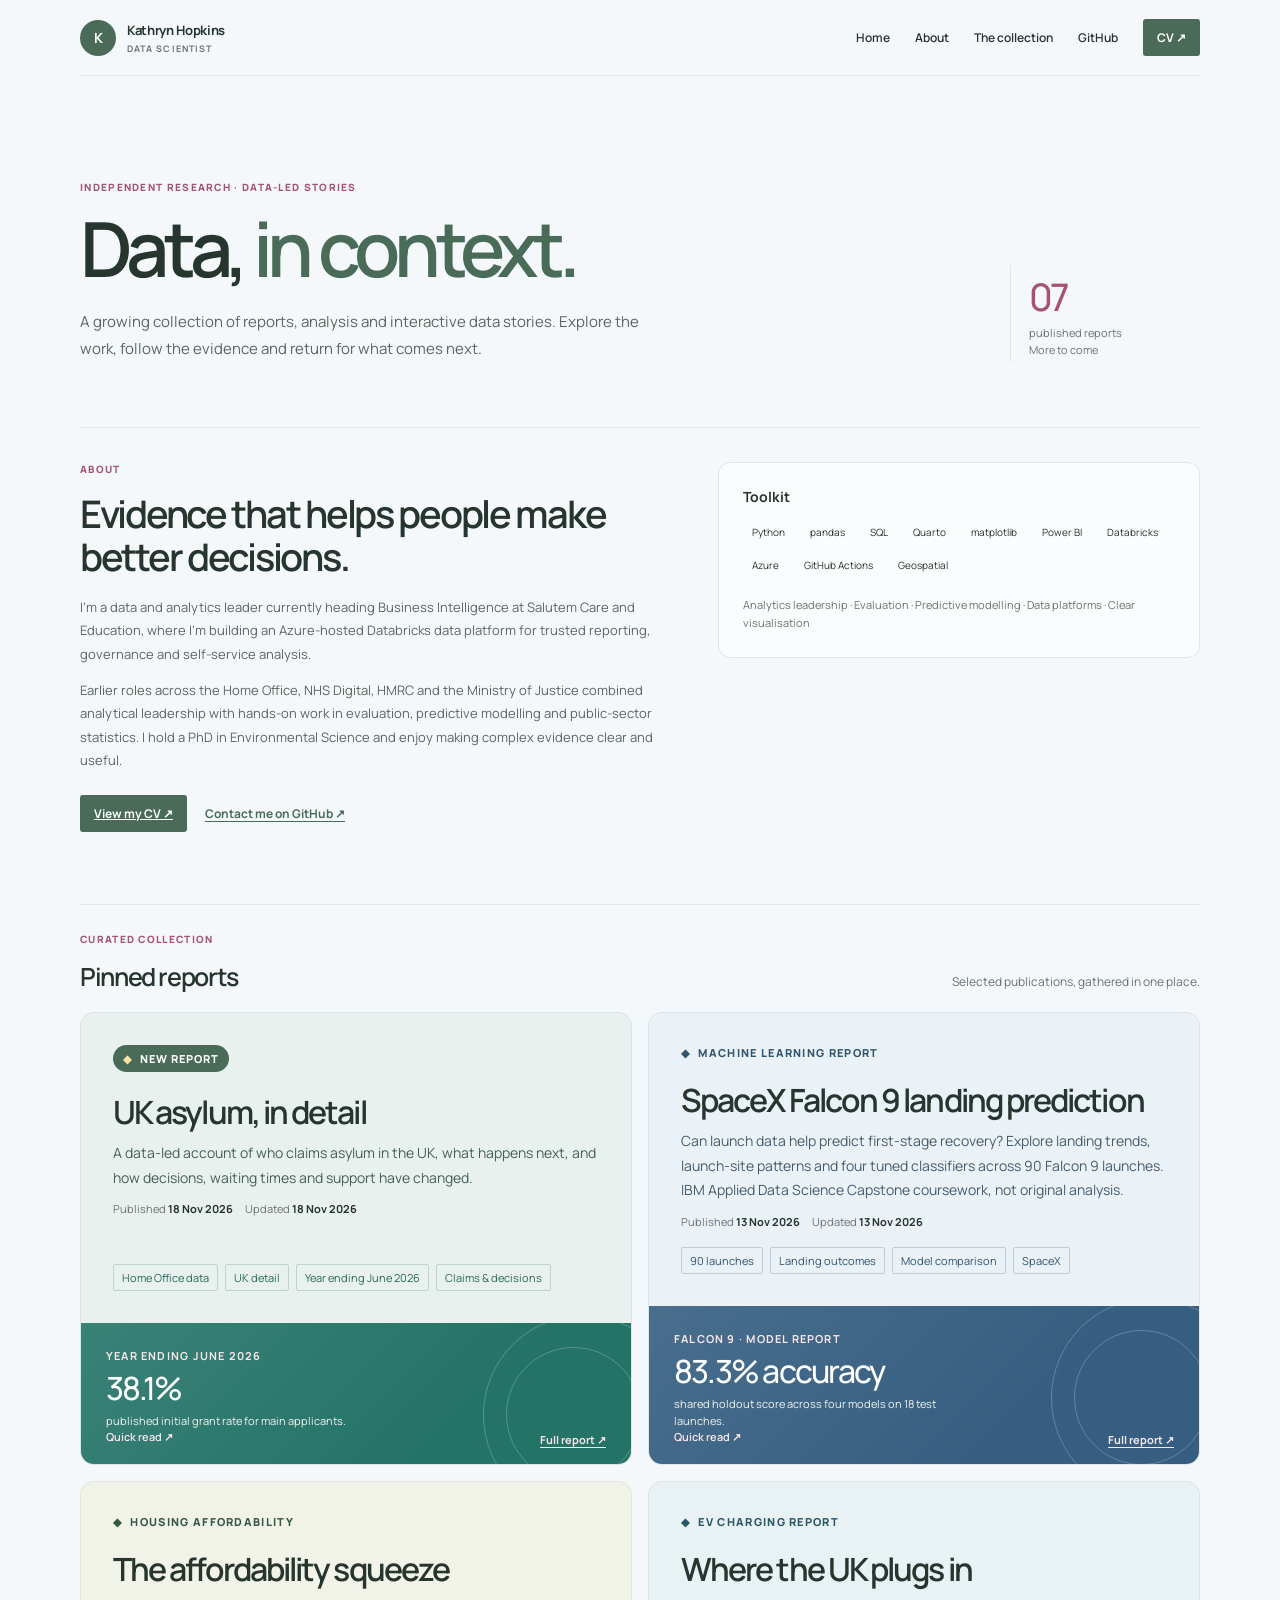
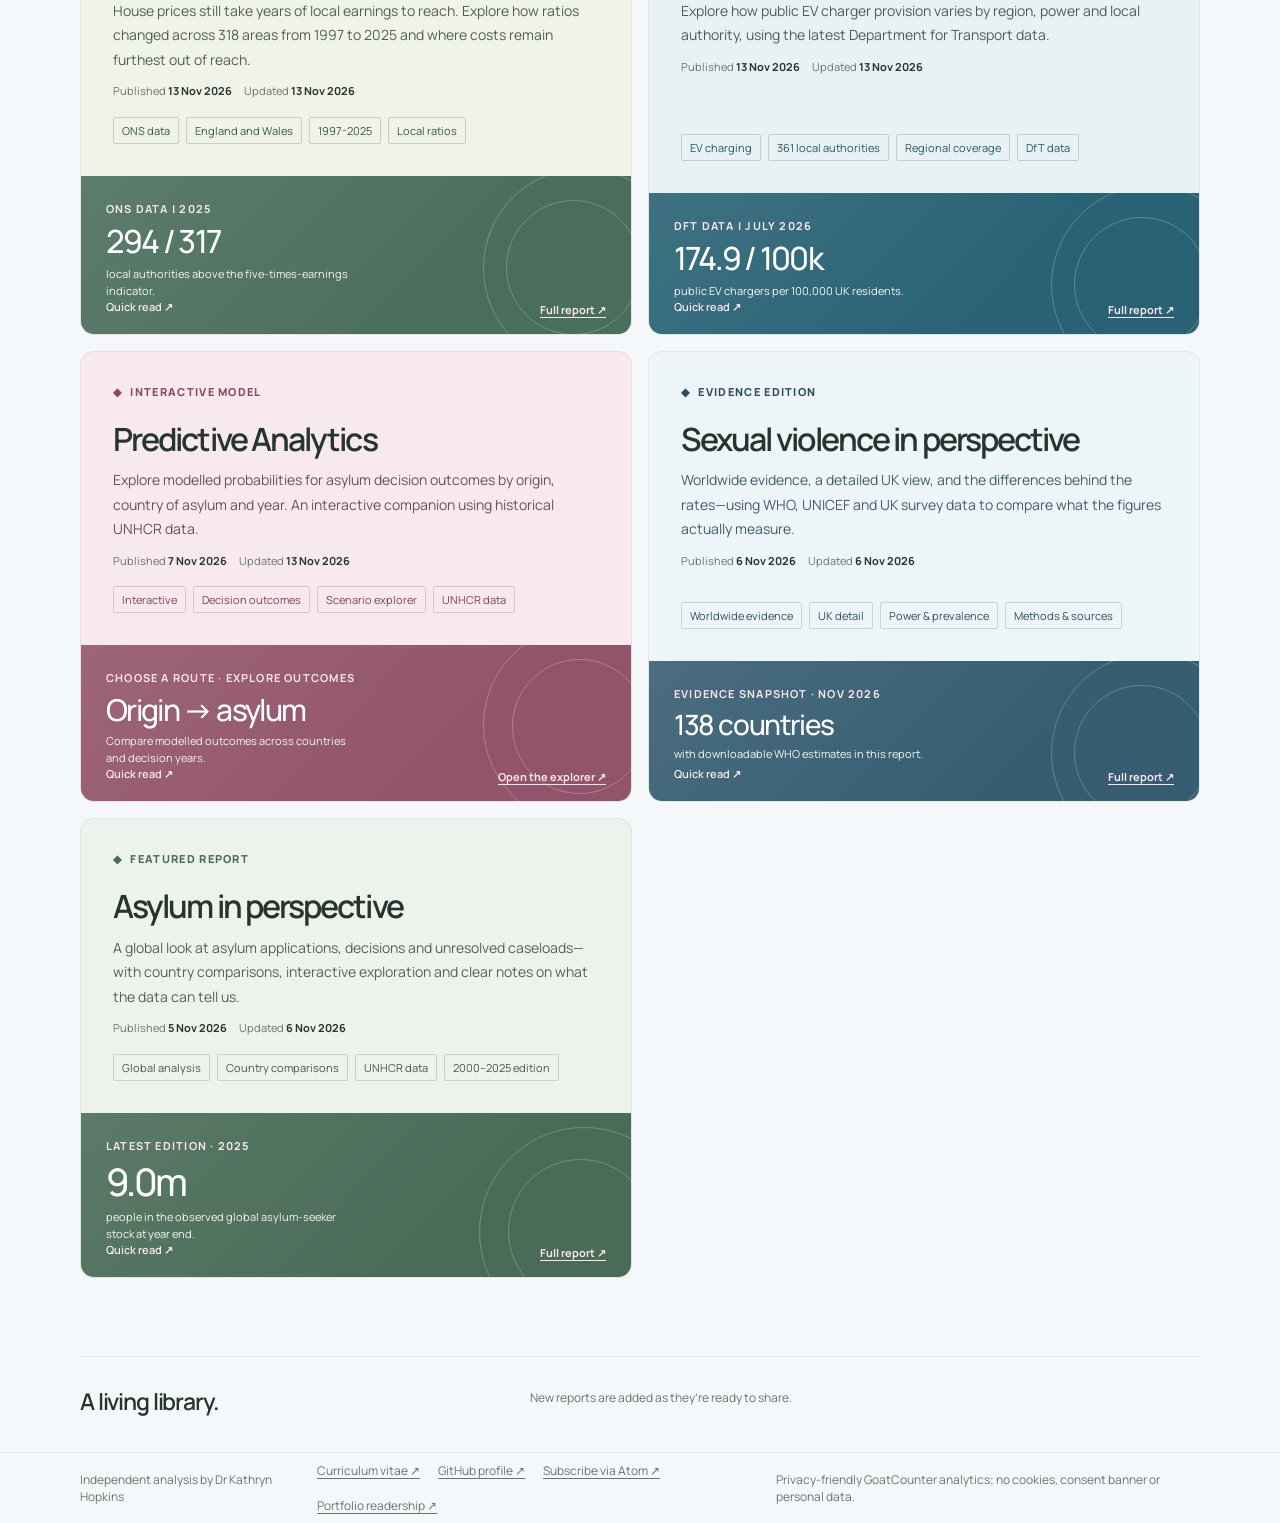
<file: index.html>
<!doctype html>
<html lang="en-GB">
<head>
  <meta charset="utf-8">
  <meta name="viewport" content="width=device-width, initial-scale=1">
  <meta name="theme-color" media="(prefers-color-scheme: light)" content="#f4f8fb">
  <meta name="theme-color" media="(prefers-color-scheme: dark)" content="#11181c">
  <meta name="description" content="Data science, independent research and data-led stories by Kathryn Hopkins.">
  <link rel="canonical" href="https://aloysius109.github.io/">
  <meta property="og:type" content="website">
  <meta property="og:site_name" content="Kathryn Hopkins — Data, in context">
  <meta property="og:title" content="Kathryn Hopkins — Data Scientist">
  <meta property="og:description" content="Data science, independent research and data-led stories by Kathryn Hopkins.">
  <meta property="og:url" content="https://aloysius109.github.io/">
  <meta property="og:image" content="https://aloysius109.github.io/assets/og/portfolio.png">
  <meta property="og:image:alt" content="Kathryn Hopkins — Data, in context. Data science, independent research and data-led stories.">
  <meta property="og:image:width" content="1200">
  <meta property="og:image:height" content="630">
  <meta name="twitter:card" content="summary_large_image">
  <meta name="twitter:title" content="Kathryn Hopkins — Data Scientist">
  <meta name="twitter:description" content="Data science, independent research and data-led stories by Kathryn Hopkins.">
  <meta name="twitter:image" content="https://aloysius109.github.io/assets/og/portfolio.png">
  <meta name="twitter:image:alt" content="Kathryn Hopkins — Data, in context. Data science, independent research and data-led stories.">
  <link rel="alternate" type="application/atom+xml" title="Kathryn Hopkins — Data, in context" href="https://aloysius109.github.io/feed.xml">
  <link rel="icon" type="image/svg+xml" href="https://aloysius109.github.io/favicon.svg">
  <link rel="icon" href="https://aloysius109.github.io/favicon.ico" sizes="any">
  <link rel="apple-touch-icon" href="https://aloysius109.github.io/apple-touch-icon.png">
  <title>Kathryn Hopkins — Data Scientist</title>
  <link rel="preconnect" href="https://fonts.googleapis.com">
  <link rel="preconnect" href="https://fonts.gstatic.com" crossorigin>
  <link href="https://fonts.googleapis.com/css2?family=Manrope:wght@400;500;600;700;800&display=swap" rel="stylesheet">
  <style>
    :root {
      color-scheme: light dark;
      --paper: #f4f8fb;
      --surface: #ffffff;
      --ink: #26352e;
      --muted: #68756e;
      --green: #496b58;
      --deep-green: #365644;
      --pink: #a65370;
      --pale-pink: #f8e9ed;
      --pale-green: #edf2ec;
      --line: #dce6eb;
      --white: #ffffff;
      --body-copy: #59675f;
      --card-copy-default: #526258;
      --tag-ink: #40594a;
      --tag-border-default: rgba(54, 86, 68, .2);
      --card-border: rgba(54, 86, 68, .07);
      --card-shadow: rgba(41, 58, 50, .09);
      --art-default: #496b58;
      --art-label: #f8e6eb;
      --art-copy: #f3f5f0;
      --art-ring: rgba(255, 248, 246, .23);
      --art-glow: rgba(255, 255, 255, .1);
      --panel-bg: rgba(255, 255, 255, .62);
      --highlight: #ffe3a4;
      --button-bg: #496b58;
      --button-hover: #365644;
      --button-text: #ffffff;
      --sans: "Manrope", "Avenir Next", Avenir, "Segoe UI", sans-serif;
      --predictive-bg: #f8e9ed;
      --predictive-art: #92546a;
      --predictive-accent: #8d4661;
      --predictive-copy: #66525a;
      --predictive-tag: #774258;
      --predictive-tag-border: rgba(141, 70, 97, .24);
      --predictive-ring: rgba(255, 241, 245, .26);
      --sexual-violence-bg: #edf5f8;
      --sexual-violence-art: #365d71;
      --sexual-violence-accent: #2f4d5c;
      --sexual-violence-copy: #415d6a;
      --sexual-violence-tag: #2f4d5c;
      --sexual-violence-tag-border: rgba(47, 77, 92, .2);
      --sexual-violence-ring: rgba(231, 240, 245, .25);
      --spacex-bg: #eaf1f7;
      --spacex-art: #355e80;
      --spacex-accent: #31556f;
      --spacex-copy: #465c6d;
      --spacex-tag: #31556f;
      --spacex-tag-border: rgba(49, 85, 111, .22);
      --spacex-ring: rgba(235, 244, 250, .25);
      --affordability-bg: #f1f2e8;
      --affordability-art: #4a6e5d;
      --affordability-accent: #345844;
      --affordability-copy: #4c6155;
      --affordability-tag: #345844;
      --affordability-tag-border: rgba(52, 88, 68, .22);
      --affordability-ring: rgba(235, 244, 235, .25);
      --ev-chargers-bg: #e8f1f3;
      --ev-chargers-art: #286274;
      --ev-chargers-accent: #285766;
      --ev-chargers-copy: #455e63;
      --ev-chargers-tag: #285766;
      --ev-chargers-tag-border: rgba(40, 87, 102, .22);
      --ev-chargers-ring: rgba(235, 246, 248, .25);
      --uk-asylum-bg: #e8f1ee;
      --uk-asylum-art: #247367;
      --uk-asylum-accent: #28685b;
      --uk-asylum-copy: #455f59;
      --uk-asylum-tag: #28685b;
      --uk-asylum-tag-border: rgba(40, 104, 91, .22);
      --uk-asylum-ring: rgba(235, 246, 241, .25);
    }

    *, *::before, *::after { box-sizing: border-box; }
    html { scroll-behavior: smooth; }
    body { margin: 0; background: var(--paper); color: var(--ink); font-family: var(--sans); -webkit-font-smoothing: antialiased; }
    a { color: inherit; }
    a:focus-visible { outline: 3px solid var(--pink); outline-offset: 4px; }
    .shell { width: min(1120px, calc(100% - 48px)); margin-inline: auto; }

    .site-header { min-height: 76px; display: flex; align-items: center; justify-content: space-between; gap: 24px; border-bottom: 1px solid var(--line); }
    .identity { display: inline-flex; align-items: center; gap: 11px; text-decoration: none; }
    .monogram { display: grid; place-items: center; width: 36px; height: 36px; border-radius: 50%; background: var(--button-bg); color: var(--button-text); font-size: 14px; font-weight: 700; }
    .identity-name { font-size: 13px; font-weight: 700; letter-spacing: -.025em; }
    .identity-name small { display: block; margin-top: 3px; color: var(--muted); font-size: 9px; font-weight: 700; letter-spacing: .12em; text-transform: uppercase; }
    .header-nav { display: flex; align-items: center; gap: 25px; font-size: 12px; font-weight: 600; }
    .header-nav a { text-decoration: none; }
    .header-nav a:not(.nav-button):hover { color: var(--pink); }
    .nav-button { padding: 10px 14px; border-radius: 3px; background: var(--button-bg); color: var(--button-text); font-weight: 700; transition: background .2s ease; }
    .nav-button:hover { background: var(--button-hover); }

    .hero { display: grid; grid-template-columns: minmax(0, 1fr) 190px; align-items: end; gap: 50px; padding-block: clamp(68px, 9vw, 104px) 65px; }
    .eyebrow, .section-kicker { margin: 0 0 16px; color: var(--pink); font-size: 10px; font-weight: 800; letter-spacing: .13em; text-transform: uppercase; }
    h1, h2, h3, p { margin-top: 0; }
    h1 { max-width: 760px; margin-bottom: 20px; font-size: clamp(48px, 7vw, 76px); font-weight: 600; line-height: 1.02; letter-spacing: -.075em; }
    h1 em { color: var(--green); font-style: normal; }
    .hero-copy { max-width: 590px; margin: 0; color: var(--body-copy); font-size: 15px; line-height: 1.8; }
    .collection-count { padding: 12px 0 3px 18px; border-left: 1px solid var(--line); }
    .count-number { display: block; color: var(--pink); font-size: 38px; font-weight: 500; line-height: 1; letter-spacing: -.07em; }
    .count-caption { display: block; margin-top: 9px; color: var(--muted); font-size: 11px; line-height: 1.55; }

    .library { padding-block: 27px 78px; border-top: 1px solid var(--line); }
    .library-heading { display: flex; align-items: end; justify-content: space-between; gap: 24px; margin-bottom: 20px; }
    .library-heading h2 { margin: 0; font-size: 25px; font-weight: 600; line-height: 1.2; letter-spacing: -.055em; }
    .library-heading > p { max-width: 330px; margin: 0; color: var(--muted); font-size: 12px; line-height: 1.6; }
    .report-grid { display: grid; grid-template-columns: repeat(2, minmax(0, 1fr)); gap: 16px; }
    .report-card { --card-bg: var(--pale-green); --card-art: var(--art-default); --card-accent: var(--green); --card-copy: var(--card-copy-default); --card-tag: var(--tag-ink); --card-tag-border: var(--tag-border-default); --card-ring: var(--art-ring); position: relative; display: flex; min-height: 330px; flex-direction: column; overflow: hidden; border: 1px solid var(--card-border); border-radius: 14px; background: var(--card-bg); color: var(--ink); transition: transform .2s ease, box-shadow .2s ease; }
    .report-card:hover { transform: translateY(-2px); box-shadow: 0 12px 24px var(--card-shadow); }
    .card-link { position: absolute; z-index: 1; inset: 0; border-radius: inherit; }
    .report-card:focus-within { outline: 3px solid var(--pink); outline-offset: 3px; }
    .report-main { display: flex; flex: 1; flex-direction: column; align-items: flex-start; padding: clamp(24px, 3vw, 32px); }
    .featured-label { display: inline-flex; align-items: center; gap: 8px; margin-bottom: 22px; color: var(--card-accent); font-size: 11px; font-weight: 800; letter-spacing: .12em; text-transform: uppercase; }
    .report-title { margin: 0 0 11px; font-size: clamp(25px, 3vw, 32px); font-weight: 600; line-height: 1.15; letter-spacing: -.06em; }
    .report-description { max-width: 540px; margin-bottom: 21px; color: var(--card-copy); font-size: 14px; line-height: 1.75; }
    .report-dates { display: flex; flex-wrap: wrap; gap: 4px 12px; margin: -10px 0 17px; color: var(--muted); font-size: 11px; line-height: 1.5; }
    .report-dates time { color: var(--ink); font-weight: 700; }
    .tags { display: flex; flex-wrap: wrap; gap: 7px; margin-top: auto; }
    .tag { padding: 5px 8px; border: 1px solid var(--card-tag-border); border-radius: 2px; color: var(--card-tag); font-size: 11px; }
    .report-art { position: relative; display: flex; flex-direction: column; justify-content: space-between; min-height: 140px; overflow: hidden; padding: 20px 25px; background-color: var(--card-art); background-image: linear-gradient(135deg, var(--art-glow), transparent 70%); isolation: isolate; color: var(--white); }
    .report-art::before, .report-art::after { position: absolute; z-index: -1; content: ""; border: 1px solid var(--card-ring); border-radius: 50%; }
    .report-art::before { width: 210px; height: 210px; top: 14px; right: -58px; }
    .report-art::after { width: 145px; height: 145px; top: 46px; right: -22px; }
    .art-label { color: var(--art-label); font-size: 11px; font-weight: 700; letter-spacing: .11em; text-transform: uppercase; }
    .art-number { margin: 7px 0 0; font-size: 38px; font-weight: 500; line-height: 1.05; letter-spacing: -.07em; }
    .art-caption { max-width: 230px; margin: 6px 0 0; color: var(--art-copy); font-size: 11px; line-height: 1.55; }
    .art-footer { display: flex; align-items: center; justify-content: space-between; gap: 12px; color: var(--art-label); font-size: 11px; font-weight: 600; }
    .card-arrow { display: inline-block; font-size: 18px; transition: transform .2s ease; }
    .report-card:hover .card-arrow { transform: translate(3px, -3px); }
    .full-report-link { position: absolute; z-index: 2; right: 25px; bottom: 17px; color: var(--art-label); font-size: 11px; font-weight: 700; text-underline-offset: 3px; }
    .full-report-link:hover { color: #ffffff; }

    .predictive { --card-bg: var(--predictive-bg); --card-art: var(--predictive-art); --card-accent: var(--predictive-accent); --card-copy: var(--predictive-copy); --card-tag: var(--predictive-tag); --card-tag-border: var(--predictive-tag-border); --card-ring: var(--predictive-ring); }
    .predictive .report-art::before { width: 200px; height: 200px; top: -20px; right: -52px; }
    .predictive .report-art::after { width: 135px; height: 135px; top: 14px; right: -16px; }
    .predictive .art-number { font-size: 30px; letter-spacing: -.055em; }
    .predictive .art-caption { max-width: 260px; }

    .sexual-violence { --card-bg: var(--sexual-violence-bg); --card-art: var(--sexual-violence-art); --card-accent: var(--sexual-violence-accent); --card-copy: var(--sexual-violence-copy); --card-tag: var(--sexual-violence-tag); --card-tag-border: var(--sexual-violence-tag-border); --card-ring: var(--sexual-violence-ring); }
    .sexual-violence .report-art::before { width: 200px; height: 200px; top: -8px; right: -52px; }
    .sexual-violence .report-art::after { width: 135px; height: 135px; top: 24px; right: -10px; }
    .sexual-violence .art-number { font-size: 28px; letter-spacing: -.05em; }
    .sexual-violence .art-caption { max-width: 270px; }

    .spacex { --card-bg: var(--spacex-bg); --card-art: var(--spacex-art); --card-accent: var(--spacex-accent); --card-copy: var(--spacex-copy); --card-tag: var(--spacex-tag); --card-tag-border: var(--spacex-tag-border); --card-ring: var(--spacex-ring); }
    .spacex .report-art::before { width: 200px; height: 200px; top: -8px; right: -52px; }
    .spacex .report-art::after { width: 135px; height: 135px; top: 24px; right: -10px; }
    .spacex .art-number { font-size: 32px; letter-spacing: -.055em; }
    .spacex .art-caption { max-width: 270px; }
    .affordability { --card-bg: var(--affordability-bg); --card-art: var(--affordability-art); --card-accent: var(--affordability-accent); --card-copy: var(--affordability-copy); --card-tag: var(--affordability-tag); --card-tag-border: var(--affordability-tag-border); --card-ring: var(--affordability-ring); }
    .affordability .report-art::before { width: 200px; height: 200px; top: -8px; right: -52px; }
    .affordability .report-art::after { width: 135px; height: 135px; top: 24px; right: -10px; }
    .affordability .art-number { font-size: 32px; letter-spacing: -.055em; }
    .affordability .art-caption { max-width: 270px; }
    .ev-chargers { --card-bg: var(--ev-chargers-bg); --card-art: var(--ev-chargers-art); --card-accent: var(--ev-chargers-accent); --card-copy: var(--ev-chargers-copy); --card-tag: var(--ev-chargers-tag); --card-tag-border: var(--ev-chargers-tag-border); --card-ring: var(--ev-chargers-ring); }
    .ev-chargers .report-art::before { width: 200px; height: 200px; top: -8px; right: -52px; }
    .ev-chargers .report-art::after { width: 135px; height: 135px; top: 24px; right: -10px; }
    .ev-chargers .art-number { font-size: 32px; letter-spacing: -.055em; }
    .ev-chargers .art-caption { max-width: 270px; }
    .uk-asylum { --card-bg: var(--uk-asylum-bg); --card-art: var(--uk-asylum-art); --card-accent: var(--uk-asylum-accent); --card-copy: var(--uk-asylum-copy); --card-tag: var(--uk-asylum-tag); --card-tag-border: var(--uk-asylum-tag-border); --card-ring: var(--uk-asylum-ring); }
    .uk-asylum .report-art::before { width: 200px; height: 200px; top: -8px; right: -52px; }
    .uk-asylum .report-art::after { width: 135px; height: 135px; top: 24px; right: -10px; }
    .uk-asylum .art-number { font-size: 32px; letter-spacing: -.055em; }
    .uk-asylum .art-caption { max-width: 270px; }
    .featured-label.is-new { padding: 6px 10px; border-radius: 999px; background: var(--button-bg); color: var(--button-text); letter-spacing: .09em; }
    .featured-label.is-new [aria-hidden="true"] { color: var(--highlight); }
    .more { display: grid; grid-template-columns: .75fr 1.25fr; gap: 48px; align-items: start; padding-block: 30px 36px; border-top: 1px solid var(--line); }
    .more h2 { margin: 0; font-size: 23px; font-weight: 600; line-height: 1.25; letter-spacing: -.05em; }
    .more p { margin: 0; color: var(--muted); font-size: 12px; line-height: 1.8; }
    .more a { color: var(--pink); font-weight: 700; text-underline-offset: 3px; }
    .about { padding-block: 34px 72px; border-top: 1px solid var(--line); }
    .about-grid { display: grid; grid-template-columns: minmax(0, 1.1fr) minmax(280px, .9fr); gap: 48px; align-items: start; }
    .about h2 { max-width: 560px; margin-bottom: 17px; font-size: clamp(27px, 4vw, 38px); font-weight: 600; line-height: 1.15; letter-spacing: -.06em; }
    .about-copy { max-width: 650px; margin-bottom: 13px; color: var(--body-copy); font-size: 13px; line-height: 1.8; }
    .about-contact { display: flex; flex-wrap: wrap; align-items: center; gap: 18px; margin-top: 22px; font-size: 12px; font-weight: 700; }
    .about-contact a:not(.nav-button) { color: var(--green); text-underline-offset: 3px; }
    .about-side { padding: 24px; border: 1px solid var(--line); border-radius: 12px; background: var(--panel-bg); }
    .about-side h3 { margin-bottom: 13px; font-size: 14px; font-weight: 700; }
    .about-side .tags { margin: 0; }
    .about-side .tag { padding: 6px 9px; font-size: 10px; }
    .about-note { margin: 18px 0 0; color: var(--muted); font-size: 11px; line-height: 1.7; }
    footer { border-top: 1px solid var(--line); }
    .footer-inner { min-height: 70px; display: flex; align-items: center; justify-content: space-between; gap: 20px; color: var(--muted); font-size: 12px; }
    .footer-inner p { margin: 0; }
    .footer-inner a { text-underline-offset: 3px; }
    .footer-links { display: flex; flex-wrap: wrap; gap: 18px; }

    @media (max-width: 760px) {
      .shell { width: min(100% - 36px, 560px); }
      .site-header { min-height: 68px; }
      .header-nav { gap: 13px; }
      .header-nav a:not(.nav-button):not(.nav-home) { display: none; }
      .hero { grid-template-columns: 1fr; gap: 25px; padding-block: 62px 47px; }
      .collection-count { width: fit-content; padding-left: 14px; }
      .count-number { font-size: 32px; }
      .library-heading { display: block; }
      .library-heading > p { margin-top: 9px; }
      .report-grid { grid-template-columns: 1fr; }
      .report-card { min-height: 300px; }
      .report-art { min-height: 150px; }
      .about-grid { grid-template-columns: 1fr; gap: 26px; }
      .more { grid-template-columns: 1fr; gap: 14px; }
      .footer-inner { align-items: flex-start; flex-direction: column; justify-content: center; padding-block: 18px; }
    }
    @media (max-width: 420px) {
      .identity-name { font-size: 12px; }
      h1 { font-size: 46px; }
      .report-main, .report-art { padding: 22px 19px; }
    }
    @media (prefers-reduced-motion: reduce) {
      *, *::before, *::after { scroll-behavior: auto !important; transition-duration: .01ms !important; }
    }
    @media (prefers-color-scheme: dark) {
      :root {
        --paper: #11181c;
        --surface: #1a2529;
        --ink: #e8eef0;
        --muted: #b5c3c2;
        --green: #9ec7aa;
        --deep-green: #b2d8be;
        --pink: #e5a0b7;
        --pale-pink: #32232b;
        --pale-green: #202d28;
        --line: #38474b;
        --white: #ffffff;
        --body-copy: #c4cfcc;
        --card-copy-default: #c1ccc8;
        --tag-ink: #c9d8d1;
        --tag-border-default: rgba(201, 216, 209, .28);
        --card-border: rgba(220, 236, 226, .12);
        --card-shadow: rgba(0, 0, 0, .35);
        --art-default: #365644;
        --art-label: #f1dce4;
        --art-copy: #f2f4f0;
        --art-ring: rgba(231, 240, 235, .24);
        --art-glow: rgba(255, 255, 255, .08);
        --panel-bg: rgba(26, 37, 41, .85);
        --highlight: #ffe3a4;
        --button-bg: #365644;
        --button-hover: #496b58;
        --button-text: #ffffff;
        --sans: "Manrope", "Avenir Next", Avenir, "Segoe UI", sans-serif;
        --predictive-bg: #30202a;
        --predictive-art: #744257;
        --predictive-accent: #f0b4c6;
        --predictive-copy: #e1c4ce;
        --predictive-tag: #f0b4c6;
        --predictive-tag-border: rgba(240, 180, 198, .28);
        --predictive-ring: rgba(255, 228, 237, .25);
        --sexual-violence-bg: #1d2c32;
        --sexual-violence-art: #31586b;
        --sexual-violence-accent: #a9cede;
        --sexual-violence-copy: #c4d5dc;
        --sexual-violence-tag: #a9cede;
        --sexual-violence-tag-border: rgba(169, 206, 222, .3);
        --sexual-violence-ring: rgba(231, 240, 245, .24);
        --spacex-bg: #1d2a35;
        --spacex-art: #315574;
        --spacex-accent: #a8c9e2;
        --spacex-copy: #c0d0dc;
        --spacex-tag: #a8c9e2;
        --spacex-tag-border: rgba(168, 201, 226, .3);
        --spacex-ring: rgba(235, 244, 250, .24);
        --affordability-bg: #2b3023;
        --affordability-art: #405e4b;
        --affordability-accent: #bdd8bb;
        --affordability-copy: #ccd8c9;
        --affordability-tag: #bdd8bb;
        --affordability-tag-border: rgba(189, 216, 187, .3);
        --affordability-ring: rgba(235, 244, 235, .24);
        --ev-chargers-bg: #1b2c31;
        --ev-chargers-art: #22596a;
        --ev-chargers-accent: #aad7df;
        --ev-chargers-copy: #c3d6d9;
        --ev-chargers-tag: #aad7df;
        --ev-chargers-tag-border: rgba(170, 215, 223, .3);
        --ev-chargers-ring: rgba(235, 246, 248, .24);
        --uk-asylum-bg: #1d302d;
        --uk-asylum-art: #205e55;
        --uk-asylum-accent: #a9d8cb;
        --uk-asylum-copy: #c3d9d2;
        --uk-asylum-tag: #a9d8cb;
        --uk-asylum-tag-border: rgba(169, 216, 203, .3);
        --uk-asylum-ring: rgba(235, 246, 241, .24);
      }
    }
  </style>
  <!-- json-ld:start -->
  <script type="application/ld+json">
    {
      "@context": "https://schema.org",
      "@graph": [
        {
          "@context": "https://schema.org",
          "@type": "Person",
          "@id": "https://aloysius109.github.io/#person",
          "name": "Kathryn Hopkins",
          "jobTitle": "Data Scientist",
          "url": "https://aloysius109.github.io/",
          "sameAs": [
            "https://github.com/aloysius109"
          ]
        },
        {
          "@type": "ItemList",
          "@id": "https://aloysius109.github.io/#reports",
          "name": "Selected reports by Kathryn Hopkins",
          "numberOfItems": 7,
          "itemListElement": [
            {
              "@type": "ListItem",
              "position": 1,
              "item": {
                "@type": "CreativeWork",
                "name": "UK asylum, in detail",
                "description": "A data-led account of who claims asylum in the UK, what happens next, and how decisions, waiting times and support have changed.",
                "url": "https://aloysius109.github.io/uk-asylum/"
              }
            },
            {
              "@type": "ListItem",
              "position": 2,
              "item": {
                "@type": "CreativeWork",
                "name": "SpaceX Falcon 9 landing prediction",
                "description": "Can launch data help predict first-stage recovery? Explore landing trends, launch-site patterns and four tuned classifiers across 90 Falcon 9 launches. IBM Applied Data Science Capstone coursework, not original analysis.",
                "url": "https://aloysius109.github.io/data-science-projects/spacex/"
              }
            },
            {
              "@type": "ListItem",
              "position": 3,
              "item": {
                "@type": "CreativeWork",
                "name": "The affordability squeeze",
                "description": "House prices still take years of local earnings to reach. Explore how ratios changed across 318 areas from 1997 to 2025 and where costs remain furthest out of reach.",
                "url": "https://aloysius109.github.io/housing-affordability-report/"
              }
            },
            {
              "@type": "ListItem",
              "position": 4,
              "item": {
                "@type": "CreativeWork",
                "name": "Where the UK plugs in",
                "description": "Explore how public EV charger provision varies by region, power and local authority, using the latest Department for Transport data.",
                "url": "https://aloysius109.github.io/ev-charger-report/"
              }
            },
            {
              "@type": "ListItem",
              "position": 5,
              "item": {
                "@type": "CreativeWork",
                "name": "Predictive Analytics",
                "description": "Explore modelled probabilities for asylum decision outcomes by origin, country of asylum and year. An interactive companion using historical UNHCR data.",
                "url": "https://aloysius109.github.io/predictive-analytics/"
              }
            },
            {
              "@type": "ListItem",
              "position": 6,
              "item": {
                "@type": "CreativeWork",
                "name": "Sexual violence in perspective",
                "description": "Worldwide evidence, a detailed UK view, and the differences behind the rates—using WHO, UNICEF and UK survey data to compare what the figures actually measure.",
                "url": "https://aloysius109.github.io/sexual-violence-report/"
              }
            },
            {
              "@type": "ListItem",
              "position": 7,
              "item": {
                "@type": "CreativeWork",
                "name": "Asylum in perspective",
                "description": "A global look at asylum applications, decisions and unresolved caseloads—with country comparisons, interactive exploration and clear notes on what the data can tell us.",
                "url": "https://aloysius109.github.io/asylum-tracker/asylum/"
              }
            }
          ]
        }
      ]
    }
  </script>
  <!-- json-ld:end -->
</head>
<body>
  <header class="shell site-header">
    <a class="identity" href="./" aria-label="Reports and research home">
      <span class="monogram" aria-hidden="true">K</span>
      <span class="identity-name">Kathryn Hopkins<small>Data Scientist</small></span>
    </a>
    <nav class="header-nav" aria-label="Main navigation">
      <a class="nav-home" href="./" aria-current="page">Home</a>
      <a href="#about">About</a>
      <a href="#reports">The collection</a>
      <a href="https://github.com/aloysius109">GitHub</a>
      <a class="nav-button" href="cv/">CV <span aria-hidden="true">↗</span></a>
    </nav>
  </header>

  <main>
    <section class="shell hero" aria-labelledby="page-title">
      <div>
        <p class="eyebrow">Independent research · Data-led stories</p>
        <h1 id="page-title">Data, <em>in context.</em></h1>
        <p class="hero-copy">A growing collection of reports, analysis and interactive data stories. Explore the work, follow the evidence and return for what comes next.</p>
      </div>
      <div class="collection-count" aria-label="Seven published reports">
        <span class="count-number">07</span>
        <span class="count-caption">published reports<br>More to come</span>
      </div>
    </section>

    <section class="shell about" id="about" aria-labelledby="about-title">
      <div class="about-grid">
        <div>
          <p class="section-kicker">About</p>
          <h2 id="about-title">Evidence that helps people make better decisions.</h2>
          <p class="about-copy">I’m a data and analytics leader currently heading Business Intelligence at Salutem Care and Education, where I’m building an Azure-hosted Databricks data platform for trusted reporting, governance and self-service analysis.</p>
          <p class="about-copy">Earlier roles across the Home Office, NHS Digital, HMRC and the Ministry of Justice combined analytical leadership with hands-on work in evaluation, predictive modelling and public-sector statistics. I hold a PhD in Environmental Science and enjoy making complex evidence clear and useful.</p>
          <div class="about-contact">
            <a class="nav-button" href="cv/">View my CV <span aria-hidden="true">↗</span></a>
            <a href="https://github.com/aloysius109">Contact me on GitHub ↗</a>
          </div>
        </div>
        <aside class="about-side" aria-label="Toolkit and areas of practice">
          <h3>Toolkit</h3>
          <div class="tags">
            <span class="tag">Python</span>
            <span class="tag">pandas</span>
            <span class="tag">SQL</span>
            <span class="tag">Quarto</span>
            <span class="tag">matplotlib</span>
            <span class="tag">Power BI</span>
            <span class="tag">Databricks</span>
            <span class="tag">Azure</span>
            <span class="tag">GitHub Actions</span>
            <span class="tag">Geospatial</span>
          </div>
          <p class="about-note">Analytics leadership · Evaluation · Predictive modelling · Data platforms · Clear visualisation</p>
        </aside>
      </div>
    </section>

    <section class="shell library" id="reports" aria-labelledby="reports-title">
      <div class="library-heading">
        <div>
          <p class="section-kicker">Curated collection</p>
          <h2 id="reports-title">Pinned reports</h2>
        </div>
        <p>Selected publications, gathered in one place.</p>
      </div>

      <div class="report-grid">
        <article class="report-card uk-asylum" data-published="2026-11-18" data-updated="2026-11-18" data-report-url="https://aloysius109.github.io/uk-asylum/">
          <a class="card-link" href="https://aloysius109.github.io/uk-asylum/summary/" aria-label="Quick read: UK asylum, in detail"></a>
          <div class="report-main">
            <span class="featured-label" data-default-label="UK asylum report"><span aria-hidden="true">◆</span><span class="report-label-text">UK asylum report</span></span>
            <h3 class="report-title">UK asylum, in detail</h3>
            <p class="report-description">A data-led account of who claims asylum in the UK, what happens next, and how decisions, waiting times and support have changed.</p>
            <p class="report-dates"><span>Published <time datetime="2026-11-18">18 Nov 2026</time></span><span>Updated <time datetime="2026-11-18">18 Nov 2026</time></span></p>
            <span class="tags" aria-label="Report topics">
              <span class="tag">Home Office data</span>
              <span class="tag">UK detail</span>
              <span class="tag">Year ending June 2026</span>
              <span class="tag">Claims &amp; decisions</span>
            </span>
          </div>
          <div class="report-art" aria-hidden="true">
            <div>
              <span class="art-label">Year ending June 2026</span>
              <p class="art-number">38.1%</p>
              <p class="art-caption">published initial grant rate for main applicants.</p>
            </div>
            <div class="art-footer"><span>Quick read ↗</span></div>
          </div>
          <a class="full-report-link" href="https://aloysius109.github.io/uk-asylum/">Full report ↗</a>
        </article>
        <article class="report-card spacex" data-published="2026-11-13" data-updated="2026-11-13" data-report-url="https://aloysius109.github.io/data-science-projects/spacex/">
          <a class="card-link" href="https://aloysius109.github.io/data-science-projects/spacex/summary/" aria-label="Quick read: SpaceX Falcon 9 landing prediction"></a>
          <div class="report-main">
            <span class="featured-label" data-default-label="Machine learning report"><span aria-hidden="true">◆</span><span class="report-label-text">Machine learning report</span></span>
            <h3 class="report-title">SpaceX Falcon 9 landing prediction</h3>
            <p class="report-description">Can launch data help predict first-stage recovery? Explore landing trends, launch-site patterns and four tuned classifiers across 90 Falcon 9 launches. IBM Applied Data Science Capstone coursework, not original analysis.</p>
            <p class="report-dates"><span>Published <time datetime="2026-11-13">13 Nov 2026</time></span><span>Updated <time datetime="2026-11-13">13 Nov 2026</time></span></p>
            <span class="tags" aria-label="Report topics">
              <span class="tag">90 launches</span>
              <span class="tag">Landing outcomes</span>
              <span class="tag">Model comparison</span>
              <span class="tag">SpaceX</span>
            </span>
          </div>
          <div class="report-art" aria-hidden="true">
            <div>
              <span class="art-label">Falcon 9 · Model report</span>
              <p class="art-number">83.3% accuracy</p>
              <p class="art-caption">shared holdout score across four models on 18 test launches.</p>
            </div>
            <div class="art-footer"><span>Quick read ↗</span></div>
          </div>
          <a class="full-report-link" href="https://aloysius109.github.io/data-science-projects/spacex/">Full report ↗</a>
        </article>
        <article class="report-card affordability" data-published="2026-11-13" data-updated="2026-11-13" data-report-url="https://aloysius109.github.io/housing-affordability-report/">
          <a class="card-link" href="https://aloysius109.github.io/housing-affordability-report/summary/" aria-label="Quick read: The affordability squeeze"></a>
          <div class="report-main">
            <span class="featured-label" data-default-label="Housing affordability"><span aria-hidden="true">&#9670;</span><span class="report-label-text">Housing affordability</span></span>
            <h3 class="report-title">The affordability squeeze</h3>
            <p class="report-description">House prices still take years of local earnings to reach. Explore how ratios changed across 318 areas from 1997 to 2025 and where costs remain furthest out of reach.</p>
            <p class="report-dates"><span>Published <time datetime="2026-11-13">13 Nov 2026</time></span><span>Updated <time datetime="2026-11-13">13 Nov 2026</time></span></p>
            <span class="tags" aria-label="Report topics">
              <span class="tag">ONS data</span>
              <span class="tag">England and Wales</span>
              <span class="tag">1997-2025</span>
              <span class="tag">Local ratios</span>
            </span>
          </div>
          <div class="report-art" aria-hidden="true">
            <div>
              <span class="art-label">ONS data | 2025</span>
              <p class="art-number">294 / 317</p>
              <p class="art-caption">local authorities above the five-times-earnings indicator.</p>
            </div>
            <div class="art-footer"><span>Quick read ↗</span></div>
          </div>
          <a class="full-report-link" href="https://aloysius109.github.io/housing-affordability-report/">Full report ↗</a>
        </article>
        <article class="report-card ev-chargers" data-published="2026-11-13" data-updated="2026-11-13" data-report-url="https://aloysius109.github.io/ev-charger-report/">
          <a class="card-link" href="https://aloysius109.github.io/ev-charger-report/summary/" aria-label="Quick read: Where the UK plugs in"></a>
          <div class="report-main">
            <span class="featured-label" data-default-label="EV charging report"><span aria-hidden="true">&#9670;</span><span class="report-label-text">EV charging report</span></span>
            <h3 class="report-title">Where the UK plugs in</h3>
            <p class="report-description">Explore how public EV charger provision varies by region, power and local authority, using the latest Department for Transport data.</p>
            <p class="report-dates"><span>Published <time datetime="2026-11-13">13 Nov 2026</time></span><span>Updated <time datetime="2026-11-13">13 Nov 2026</time></span></p>
            <span class="tags" aria-label="Report topics">
              <span class="tag">EV charging</span>
              <span class="tag">361 local authorities</span>
              <span class="tag">Regional coverage</span>
              <span class="tag">DfT data</span>
            </span>
          </div>
          <div class="report-art" aria-hidden="true">
            <div>
              <span class="art-label">DfT data | July 2026</span>
              <p class="art-number">174.9 / 100k</p>
              <p class="art-caption">public EV chargers per 100,000 UK residents.</p>
            </div>
            <div class="art-footer"><span>Quick read ↗</span></div>
          </div>
          <a class="full-report-link" href="https://aloysius109.github.io/ev-charger-report/">Full report ↗</a>
        </article>
        <article class="report-card predictive" data-published="2026-11-07" data-updated="2026-11-13" data-report-url="https://aloysius109.github.io/predictive-analytics/">
          <a class="card-link" href="https://aloysius109.github.io/predictive-analytics/summary/" aria-label="Quick read: Predictive Analytics"></a>
          <div class="report-main">
            <span class="featured-label" data-default-label="Interactive model"><span aria-hidden="true">◆</span><span class="report-label-text">Interactive model</span></span>
            <h3 class="report-title">Predictive Analytics</h3>
            <p class="report-description">Explore modelled probabilities for asylum decision outcomes by origin, country of asylum and year. An interactive companion using historical UNHCR data.</p>
            <p class="report-dates"><span>Published <time datetime="2026-11-07">7 Nov 2026</time></span><span>Updated <time datetime="2026-11-13">13 Nov 2026</time></span></p>
            <span class="tags" aria-label="Report topics">
              <span class="tag">Interactive</span>
              <span class="tag">Decision outcomes</span>
              <span class="tag">Scenario explorer</span>
              <span class="tag">UNHCR data</span>
            </span>
          </div>
          <div class="report-art" aria-hidden="true">
            <div>
              <span class="art-label">Choose a route · Explore outcomes</span>
              <p class="art-number">Origin → asylum</p>
              <p class="art-caption">Compare modelled outcomes across countries and decision years.</p>
            </div>
            <div class="art-footer"><span>Quick read ↗</span></div>
          </div>
          <a class="full-report-link" href="https://aloysius109.github.io/predictive-analytics/">Open the explorer ↗</a>
        </article>
        <article class="report-card sexual-violence" data-published="2026-11-06" data-updated="2026-11-06" data-report-url="https://aloysius109.github.io/sexual-violence-report/">
          <a class="card-link" href="https://aloysius109.github.io/sexual-violence-report/summary/" aria-label="Quick read: Sexual violence in perspective"></a>
          <div class="report-main">
            <span class="featured-label" data-default-label="Evidence edition"><span aria-hidden="true">◆</span><span class="report-label-text">Evidence edition</span></span>
            <h3 class="report-title">Sexual violence in perspective</h3>
            <p class="report-description">Worldwide evidence, a detailed UK view, and the differences behind the rates—using WHO, UNICEF and UK survey data to compare what the figures actually measure.</p>
            <p class="report-dates"><span>Published <time datetime="2026-11-06">6 Nov 2026</time></span><span>Updated <time datetime="2026-11-06">6 Nov 2026</time></span></p>
            <span class="tags" aria-label="Report topics">
              <span class="tag">Worldwide evidence</span>
              <span class="tag">UK detail</span>
              <span class="tag">Power &amp; prevalence</span>
              <span class="tag">Methods &amp; sources</span>
            </span>
          </div>
          <div class="report-art" aria-hidden="true">
            <div>
              <span class="art-label">Evidence snapshot · Nov 2026</span>
              <p class="art-number">138 countries</p>
              <p class="art-caption">with downloadable WHO estimates in this report.</p>
            </div>
            <div class="art-footer"><span>Quick read ↗</span></div>
          </div>
          <a class="full-report-link" href="https://aloysius109.github.io/sexual-violence-report/">Full report ↗</a>
        </article>
        <article class="report-card" data-published="2026-11-05" data-updated="2026-11-06" data-report-url="https://aloysius109.github.io/asylum-tracker/asylum/">
          <a class="card-link" href="https://aloysius109.github.io/asylum-tracker/asylum/summary/" aria-label="Quick read: Asylum in perspective"></a>
          <div class="report-main">
            <span class="featured-label" data-default-label="Featured report"><span aria-hidden="true">◆</span><span class="report-label-text">Featured report</span></span>
            <h3 class="report-title">Asylum in perspective</h3>
            <p class="report-description">A global look at asylum applications, decisions and unresolved caseloads—with country comparisons, interactive exploration and clear notes on what the data can tell us.</p>
            <p class="report-dates"><span>Published <time datetime="2026-11-05">5 Nov 2026</time></span><span>Updated <time datetime="2026-11-06">6 Nov 2026</time></span></p>
            <span class="tags" aria-label="Report topics">
              <span class="tag">Global analysis</span>
              <span class="tag">Country comparisons</span>
              <span class="tag">UNHCR data</span>
              <span class="tag">2000–2025 edition</span>
            </span>
          </div>
          <div class="report-art" aria-hidden="true">
            <div>
              <span class="art-label">Latest edition · 2025</span>
              <p class="art-number">9.0m</p>
              <p class="art-caption">people in the observed global asylum-seeker stock at year end.</p>
            </div>
            <div class="art-footer"><span>Quick read ↗</span></div>
          </div>
          <a class="full-report-link" href="https://aloysius109.github.io/asylum-tracker/asylum/">Full report ↗</a>
        </article>
      </div>
    </section>

    <aside class="shell more" aria-labelledby="more-title">
      <h2 id="more-title">A living library.</h2>
      <p>New reports are added as they’re ready to share.</p>
    </aside>
  </main>

  <footer>
    <div class="shell footer-inner">
      <p>Independent analysis by Dr Kathryn Hopkins</p>
      <div class="footer-links">
        <a href="cv/">Curriculum vitae ↗</a>
        <a href="https://github.com/aloysius109">GitHub profile ↗</a>
        <a href="feed.xml">Subscribe via Atom ↗</a>
        <a href="https://aloysius109.goatcounter.com/">Portfolio readership ↗</a>
      </div>
      <p>Privacy-friendly GoatCounter analytics; no cookies, consent banner or personal data.</p>
    </div>
  </footer>
  <!-- Add ISO publication/update dates and a default card label; the latest report is promoted automatically. -->
  <script>
    (() => {
      const cards = Array.from(document.querySelectorAll(".report-card[data-published]"));
      const count = document.querySelector(".collection-count");
      const countNumber = count && count.querySelector(".count-number");
      const numberWords = ["Zero", "One", "Two", "Three", "Four", "Five", "Six", "Seven", "Eight", "Nine", "Ten"];
      if (countNumber) countNumber.textContent = String(cards.length).padStart(2, "0");
      if (count) count.setAttribute("aria-label", `${numberWords[cards.length] || cards.length} published report${cards.length === 1 ? "" : "s"}`);
      if (!cards.length) return;

      const newest = cards.reduce((current, card) => {
        const newerPublication = card.dataset.published > current.dataset.published;
        const samePublication = card.dataset.published === current.dataset.published;
        const updatedAtLeastAsNew = card.dataset.updated >= current.dataset.updated;
        return newerPublication || (samePublication && updatedAtLeastAsNew) ? card : current;
      });

      cards.forEach((card) => {
        const badge = card.querySelector(".featured-label");
        const label = badge && badge.querySelector(".report-label-text");
        if (!badge || !label) return;
        const isNewest = card === newest;
        label.textContent = isNewest ? "New report" : badge.dataset.defaultLabel;
        badge.classList.toggle("is-new", isNewest);
      });
    })();
  </script>
  <script data-goatcounter="https://aloysius109.goatcounter.com/count"
          async src="//gc.zgo.at/count.js"></script>
</body>
</html>
</file>
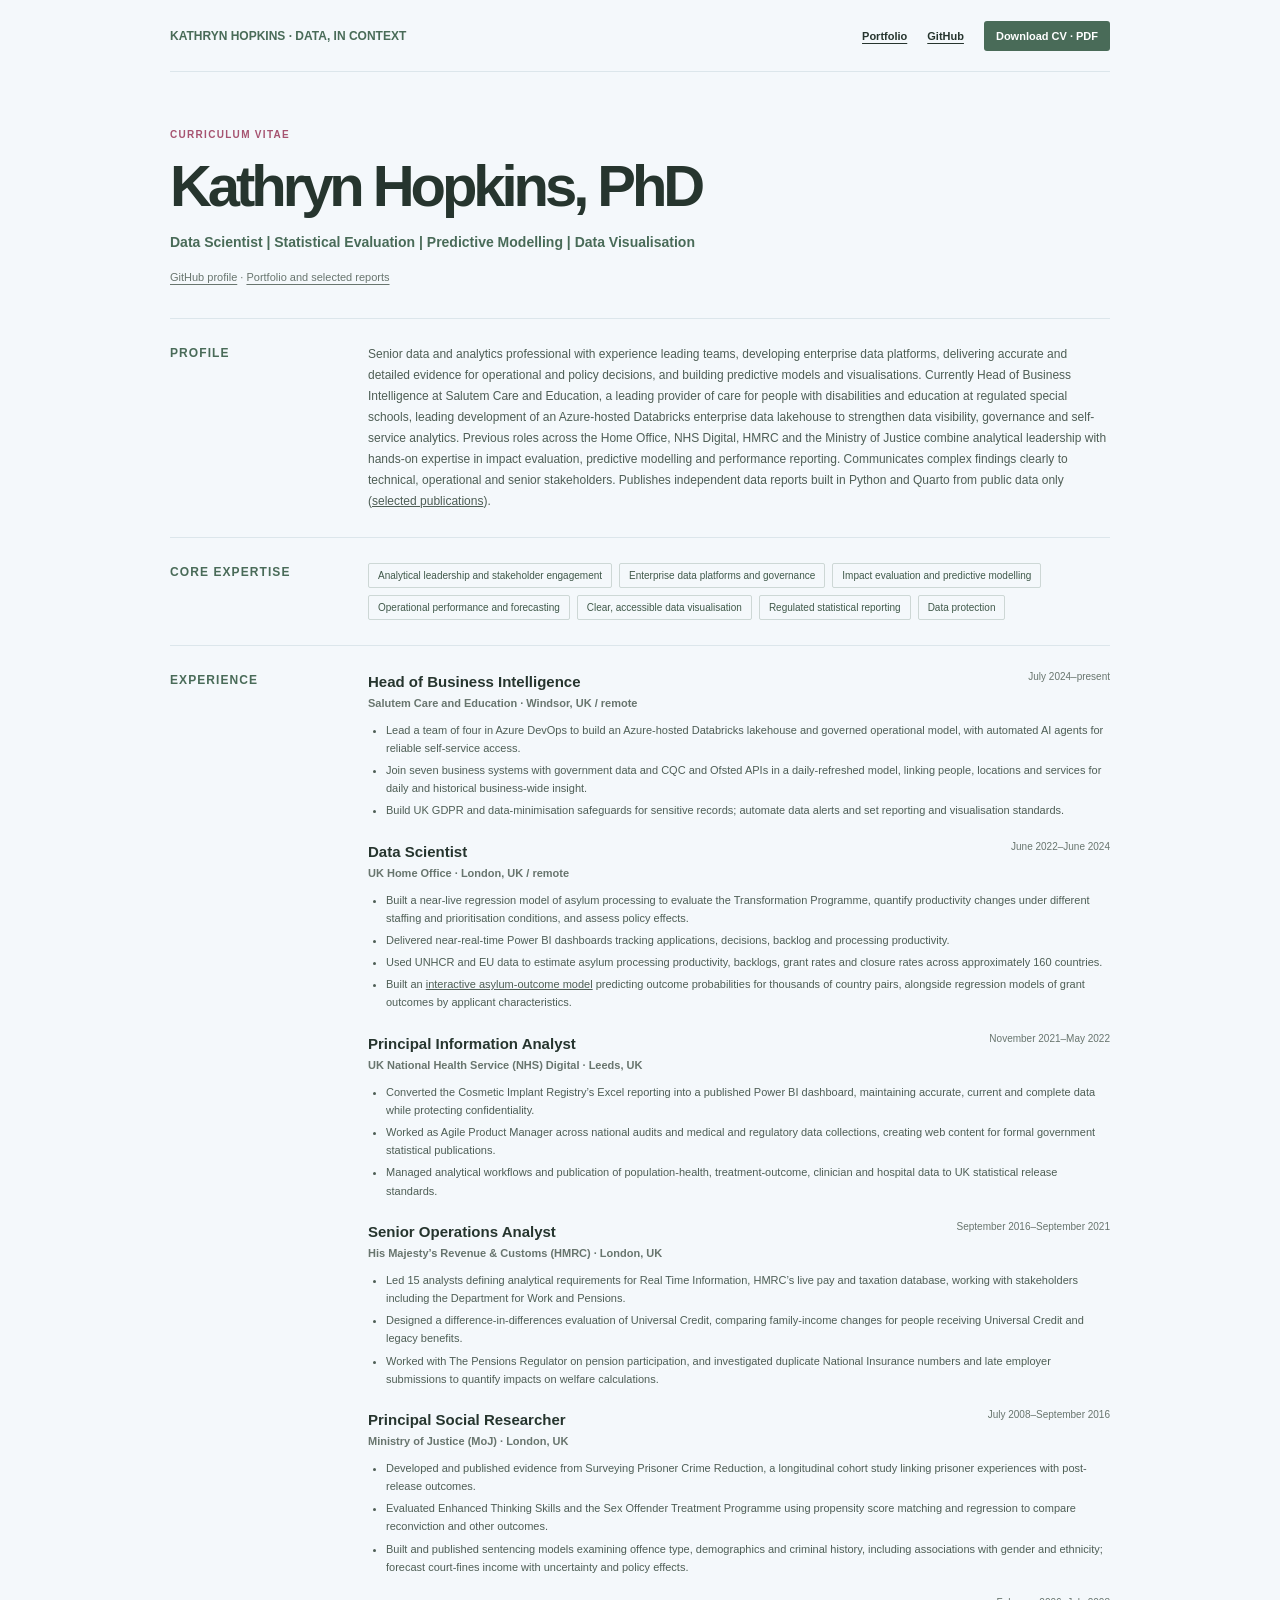
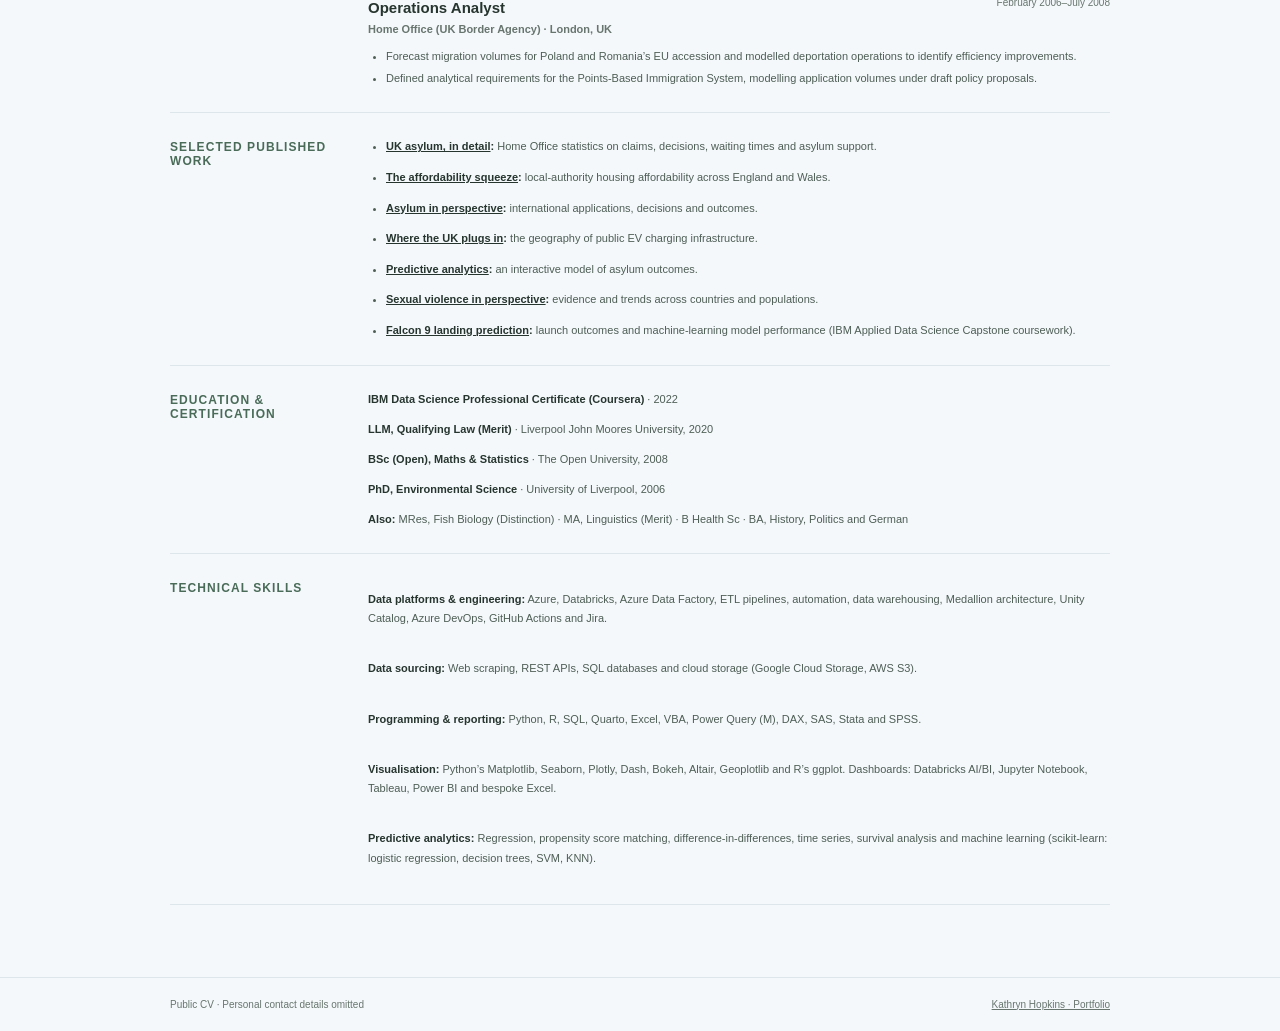
<file: cv/index.html>
<!doctype html>
<html lang="en-GB">
<head>
  <meta charset="utf-8">
  <meta name="viewport" content="width=device-width, initial-scale=1">
  <meta name="theme-color" media="(prefers-color-scheme: light)" content="#f4f8fb">
  <meta name="theme-color" media="(prefers-color-scheme: dark)" content="#11181c">
  <meta name="description" content="Kathryn Hopkins, PhD — data and analytics leadership, public-sector research, evaluation and applied data science.">
  <link rel="canonical" href="https://aloysius109.github.io/cv/">
  <meta property="og:type" content="profile">
  <meta property="og:site_name" content="Kathryn Hopkins — Data, in context">
  <meta property="og:title" content="Kathryn Hopkins, PhD — Data Scientist">
  <meta property="og:description" content="Data and analytics leadership, public-sector research, evaluation and applied data science.">
  <meta property="og:url" content="https://aloysius109.github.io/cv/">
  <meta property="og:image" content="https://aloysius109.github.io/assets/og/cv.png">
  <meta property="og:image:alt" content="Kathryn Hopkins, PhD — Data Scientist. Analytics leadership, public-sector research and applied data science.">
  <meta property="og:image:width" content="1200">
  <meta property="og:image:height" content="630">
  <meta name="twitter:card" content="summary_large_image">
  <meta name="twitter:title" content="Kathryn Hopkins, PhD — Data Scientist">
  <meta name="twitter:description" content="Data and analytics leadership, public-sector research, evaluation and applied data science.">
  <meta name="twitter:image" content="https://aloysius109.github.io/assets/og/cv.png">
  <meta name="twitter:image:alt" content="Kathryn Hopkins, PhD — Data Scientist. Analytics leadership, public-sector research and applied data science.">
  <link rel="icon" type="image/svg+xml" href="https://aloysius109.github.io/favicon.svg">
  <link rel="icon" href="https://aloysius109.github.io/favicon.ico" sizes="any">
  <link rel="apple-touch-icon" href="https://aloysius109.github.io/apple-touch-icon.png">
  <title>Kathryn Hopkins, PhD — Data Scientist</title>
  <style>
    :root {
      color-scheme: light dark;
      --paper: #f4f8fb;
      --surface: #ffffff;
      --ink: #26352e;
      --muted: #68756e;
      --green: #496b58;
      --pink: #a65370;
      --line: #dce6eb;
      --copy: #4e5e55;
      --tag-ink: #40594a;
      --tag-border: rgba(54, 86, 68, .2);
      --button-bg: #496b58;
      --button-text: #ffffff;
      --sans: "Manrope", "Avenir Next", Avenir, "Segoe UI", sans-serif;
    }
    * { box-sizing: border-box; }
    html { scroll-behavior: smooth; }
    body { margin: 0; background: var(--paper); color: var(--ink); font-family: var(--sans); -webkit-font-smoothing: antialiased; }
    a { color: inherit; }
    a:focus-visible { outline: 3px solid var(--pink); outline-offset: 4px; }
    .shell { width: 90%; max-width: 940px; margin-left: auto; margin-right: auto; }
    .cv-header { min-height: 72px; display: flex; align-items: center; justify-content: space-between; gap: 24px; border-bottom: 1px solid var(--line); }
    .identity { color: var(--green); font-size: 12px; font-weight: 800; text-decoration: none; }
    .cv-nav { display: flex; flex-wrap: wrap; align-items: center; gap: 20px; font-size: 11px; font-weight: 700; }
    .cv-nav a { text-underline-offset: 3px; }
    .cv-nav .download { padding: 9px 12px; border-radius: 3px; background: var(--button-bg); color: var(--button-text); text-decoration: none; }
    .cv-main { padding-block: 54px 72px; }
    .cv-intro { padding-bottom: 30px; border-bottom: 1px solid var(--line); }
    .eyebrow { margin: 0 0 13px; color: var(--pink); font-size: 10px; font-weight: 800; letter-spacing: .13em; text-transform: uppercase; }
    h1 { margin: 0; font-size: 58px; font-weight: 600; line-height: 1; letter-spacing: -.07em; }
    .strapline { max-width: 760px; margin: 16px 0 14px; color: var(--green); font-size: 14px; font-weight: 700; line-height: 1.7; }
    .cv-contact { margin: 0; color: var(--muted); font-size: 11px; }
    .cv-contact a { text-underline-offset: 3px; }
    .cv-section { display: grid; grid-template-columns: 170px minmax(0, 1fr); gap: 28px; padding-block: 25px; border-bottom: 1px solid var(--line); }
    h2 { margin: 2px 0 0; color: var(--green); font-size: 12px; font-weight: 800; letter-spacing: .09em; text-transform: uppercase; }
    h3 { margin: 0; font-size: 15px; font-weight: 700; line-height: 1.4; }
    p { line-height: 1.75; }
    .profile-copy { margin: 0; color: var(--copy); font-size: 12px; }
    .expertise { display: flex; flex-wrap: wrap; gap: 7px; }
    .expertise span { padding: 6px 9px; border: 1px solid var(--tag-border); border-radius: 2px; color: var(--tag-ink); font-size: 10px; }
    .role { page-break-inside: avoid; }
    .role + .role { margin-top: 21px; }
    #moj-role, #skills-section { page-break-before: always; }
    .role-heading { display: flex; flex-wrap: wrap; justify-content: space-between; gap: 6px 16px; }
    .employer { margin: 2px 0 0; color: var(--muted); font-size: 11px; font-weight: 600; }
    .date { color: var(--muted); font-size: 10px; white-space: nowrap; }
    ul { margin: 8px 0 0; padding-left: 18px; color: var(--copy); font-size: 11px; line-height: 1.65; }
    li + li { margin-top: 4px; }
    .education-list { display: grid; gap: 9px; margin: 0; padding: 0; list-style: none; color: var(--copy); font-size: 11px; line-height: 1.55; }
    .education-list strong { color: var(--ink); }
    .skills-list { display: grid; gap: 9px; margin: 0; color: var(--copy); font-size: 11px; line-height: 1.6; }
    .skills-list strong { color: var(--ink); }
    .cv-footer { padding-block: 18px; border-top: 1px solid var(--line); color: var(--muted); font-size: 10px; }
    .cv-footer-inner { display: flex; flex-wrap: wrap; justify-content: space-between; gap: 10px 24px; }
    .cv-footer p { margin: 0; }
    @media (max-width: 650px) {
      .shell { width: 92%; max-width: 560px; }
      .cv-header { align-items: flex-start; flex-direction: column; justify-content: center; gap: 10px; padding-block: 14px; }
      .cv-nav { gap: 14px; }
      .cv-main { padding-block: 38px 54px; }
      .cv-section { grid-template-columns: 1fr; gap: 13px; }
      h1 { font-size: 42px; }
      .role-heading { display: block; }
      .date { display: block; margin-top: 3px; }
    }
    @media (prefers-color-scheme: dark) {
      :root {
        --paper: #11181c;
        --surface: #1a2529;
        --ink: #e8eef0;
        --muted: #b5c3c2;
        --green: #9ec7aa;
        --pink: #e5a0b7;
        --line: #38474b;
        --copy: #c4cfcc;
        --tag-ink: #c9d8d1;
        --tag-border: rgba(201, 216, 209, .28);
        --button-bg: #365644;
        --button-text: #ffffff;
        --sans: "Manrope", "Avenir Next", Avenir, "Segoe UI", sans-serif;
      }
    }
    @media print {
      :root {
        color-scheme: light;
        --paper: #ffffff;
        --surface: #ffffff;
        --ink: #26352e;
        --muted: #68756e;
        --green: #496b58;
        --pink: #a65370;
        --line: #dce6eb;
        --copy: #4e5e55;
        --tag-ink: #40594a;
        --tag-border: rgba(54, 86, 68, .2);
        --button-bg: #496b58;
        --button-text: #ffffff;
        --sans: "Manrope", "Avenir Next", Avenir, "Segoe UI", sans-serif;
      }
      body { background: var(--surface); }
      .shell { width: 100%; }
      .cv-header, .cv-footer { display: none; }
      .cv-main { padding: 0; }
      .cv-section { break-inside: avoid; }
      a { color: inherit; }
    }
  </style>
  <!-- json-ld:start -->
  <script type="application/ld+json">
    {
      "@context": "https://schema.org",
      "@type": "Person",
      "@id": "https://aloysius109.github.io/#person",
      "name": "Kathryn Hopkins",
      "jobTitle": "Data Scientist",
      "url": "https://aloysius109.github.io/",
      "sameAs": [
        "https://github.com/aloysius109"
      ]
    }
  </script>
  <!-- json-ld:end -->
</head>
<body>
  <header class="shell cv-header">
    <a class="identity" href="https://aloysius109.github.io/">KATHRYN HOPKINS · DATA, IN CONTEXT</a>
    <nav class="cv-nav" aria-label="CV navigation">
      <a href="https://aloysius109.github.io/">Portfolio</a>
      <a href="https://github.com/aloysius109">GitHub</a>
      <a class="download" href="kathryn-hopkins-data-scientist.pdf">Download CV · PDF</a>
    </nav>
  </header>
  <main class="shell cv-main">
    <header class="cv-intro">
      <p class="eyebrow">Curriculum vitae</p>
      <h1>Kathryn Hopkins, PhD</h1>
      <p class="strapline">Data Scientist | Statistical Evaluation | Predictive Modelling | Data Visualisation</p>
      <p class="cv-contact"><a href="https://github.com/aloysius109">GitHub profile</a> · <a href="https://aloysius109.github.io/">Portfolio and selected reports</a></p>
      <!-- Application-only email is added by the local PDF builder. -->
    </header>

    <section class="cv-section" aria-labelledby="profile-title">
      <h2 id="profile-title">Profile</h2>
      <p class="profile-copy">Senior data and analytics professional with experience leading teams, developing enterprise data platforms, delivering accurate and detailed evidence for operational and policy decisions, and building predictive models and visualisations. Currently Head of Business Intelligence at Salutem Care and Education, a leading provider of care for people with disabilities and education at regulated special schools, leading development of an Azure-hosted Databricks enterprise data lakehouse to strengthen data visibility, governance and self-service analytics. Previous roles across the Home Office, NHS Digital, HMRC and the Ministry of Justice combine analytical leadership with hands-on expertise in impact evaluation, predictive modelling and performance reporting. Communicates complex findings clearly to technical, operational and senior stakeholders. Publishes independent data reports built in Python and Quarto from public data only (<a href="#work-title">selected publications</a>).</p>
    </section>

    <section class="cv-section" aria-labelledby="expertise-title">
      <h2 id="expertise-title">Core expertise</h2>
      <div class="expertise">
        <span>Analytical leadership and stakeholder engagement</span> <span>Enterprise data platforms and governance</span> <span>Impact evaluation and predictive modelling</span> <span>Operational performance and forecasting</span> <span>Clear, accessible data visualisation</span> <span>Regulated statistical reporting</span> <span>Data protection</span>
      </div>
    </section>

    <section class="cv-section" aria-labelledby="experience-title">
      <h2 id="experience-title">Experience</h2>
      <div>
        <article class="role">
          <div class="role-heading"><div><h3>Head of Business Intelligence</h3><p class="employer">Salutem Care and Education · Windsor, UK / remote</p></div><span class="date">July 2024–present</span></div>
          <ul>
            <li>Lead a team of four in Azure DevOps to build an Azure-hosted Databricks lakehouse and governed operational model, with automated AI agents for reliable self-service access.</li>
            <li>Join seven business systems with government data and CQC and Ofsted APIs in a daily-refreshed model, linking people, locations and services for daily and historical business-wide insight.</li>
            <li>Build UK GDPR and data-minimisation safeguards for sensitive records; automate data alerts and set reporting and visualisation standards.</li>
          </ul>
        </article>
        <article class="role">
          <div class="role-heading"><div><h3>Data Scientist</h3><p class="employer">UK Home Office · London, UK / remote</p></div><span class="date">June 2022–June 2024</span></div>
          <ul>
            <li>Built a near-live regression model of asylum processing to evaluate the Transformation Programme, quantify productivity changes under different staffing and prioritisation conditions, and assess policy effects.</li>
            <li>Delivered near-real-time Power BI dashboards tracking applications, decisions, backlog and processing productivity.</li>
            <li>Used UNHCR and EU data to estimate asylum processing productivity, backlogs, grant rates and closure rates across approximately 160 countries.</li>
            <li>Built an <a href="https://aloysius109.github.io/predictive-analytics/">interactive asylum-outcome model</a> predicting outcome probabilities for thousands of country pairs, alongside regression models of grant outcomes by applicant characteristics.</li>
          </ul>
        </article>
        <article class="role">
          <div class="role-heading"><div><h3>Principal Information Analyst</h3><p class="employer">UK National Health Service (NHS) Digital · Leeds, UK</p></div><span class="date">November 2021–May 2022</span></div>
          <ul>
            <li>Converted the Cosmetic Implant Registry’s Excel reporting into a published Power BI dashboard, maintaining accurate, current and complete data while protecting confidentiality.</li>
            <li>Worked as Agile Product Manager across national audits and medical and regulatory data collections, creating web content for formal government statistical publications.</li>
            <li>Managed analytical workflows and publication of population-health, treatment-outcome, clinician and hospital data to UK statistical release standards.</li>
          </ul>
        </article>
        <article class="role">
          <div class="role-heading"><div><h3>Senior Operations Analyst</h3><p class="employer">His Majesty’s Revenue &amp; Customs (HMRC) · London, UK</p></div><span class="date">September 2016–September 2021</span></div>
          <ul>
            <li>Led 15 analysts defining analytical requirements for Real Time Information, HMRC’s live pay and taxation database, working with stakeholders including the Department for Work and Pensions.</li>
            <li>Designed a difference-in-differences evaluation of Universal Credit, comparing family-income changes for people receiving Universal Credit and legacy benefits.</li>
            <li>Worked with The Pensions Regulator on pension participation, and investigated duplicate National Insurance numbers and late employer submissions to quantify impacts on welfare calculations.</li>
          </ul>
        </article>
        <article class="role" id="moj-role">
          <div class="role-heading"><div><h3>Principal Social Researcher</h3><p class="employer">Ministry of Justice (MoJ) · London, UK</p></div><span class="date">July 2008–September 2016</span></div>
          <ul>
            <li>Developed and published evidence from Surveying Prisoner Crime Reduction, a longitudinal cohort study linking prisoner experiences with post-release outcomes.</li>
            <li>Evaluated Enhanced Thinking Skills and the Sex Offender Treatment Programme using propensity score matching and regression to compare reconviction and other outcomes.</li>
            <li>Built and published sentencing models examining offence type, demographics and criminal history, including associations with gender and ethnicity; forecast court-fines income with uncertainty and policy effects.</li>
          </ul>
        </article>
        <article class="role">
          <div class="role-heading"><div><h3>Operations Analyst</h3><p class="employer">Home Office (UK Border Agency) · London, UK</p></div><span class="date">February 2006–July 2008</span></div>
          <ul>
            <li>Forecast migration volumes for Poland and Romania’s EU accession and modelled deportation operations to identify efficiency improvements.</li>
            <li>Defined analytical requirements for the Points-Based Immigration System, modelling application volumes under draft policy proposals.</li>
          </ul>
        </article>
      </div>
    </section>

    <section class="cv-section" aria-labelledby="work-title">
      <h2 id="work-title">Selected published work</h2>
      <ul class="skills-list">
        <li><strong><a href="https://aloysius109.github.io/uk-asylum/">UK asylum, in detail</a>:</strong> Home Office statistics on claims, decisions, waiting times and asylum support.</li>
        <li><strong><a href="https://aloysius109.github.io/housing-affordability-report/">The affordability squeeze</a>:</strong> local-authority housing affordability across England and Wales.</li>
        <li><strong><a href="https://aloysius109.github.io/asylum-tracker/asylum/">Asylum in perspective</a>:</strong> international applications, decisions and outcomes.</li>
        <li><strong><a href="https://aloysius109.github.io/ev-charger-report/">Where the UK plugs in</a>:</strong> the geography of public EV charging infrastructure.</li>
        <li><strong><a href="https://aloysius109.github.io/predictive-analytics/">Predictive analytics</a>:</strong> an interactive model of asylum outcomes.</li>
        <li><strong><a href="https://aloysius109.github.io/sexual-violence-report/">Sexual violence in perspective</a>:</strong> evidence and trends across countries and populations.</li>
        <li><strong><a href="https://aloysius109.github.io/data-science-projects/spacex/">Falcon 9 landing prediction</a>:</strong> launch outcomes and machine-learning model performance (IBM Applied Data Science Capstone coursework).</li>
      </ul>
    </section>

    <section class="cv-section" aria-labelledby="education-title">
      <h2 id="education-title">Education &amp; certification</h2>
      <ul class="education-list">
        <li><strong>IBM Data Science Professional Certificate (Coursera)</strong> · 2022</li>
        <li><strong>LLM, Qualifying Law (Merit)</strong> · Liverpool John Moores University, 2020</li>
        <li><strong>BSc (Open), Maths &amp; Statistics</strong> · The Open University, 2008</li>
        <li><strong>PhD, Environmental Science</strong> · University of Liverpool, 2006</li>
        <li><strong>Also:</strong> MRes, Fish Biology (Distinction) · MA, Linguistics (Merit) · B Health Sc · BA, History, Politics and German</li>
      </ul>
    </section>

    <section class="cv-section" id="skills-section" aria-labelledby="skills-title">
      <h2 id="skills-title">Technical skills</h2>
      <div class="skills-list">
        <p><strong>Data platforms &amp; engineering:</strong> Azure, Databricks, Azure Data Factory, ETL pipelines, automation, data warehousing, Medallion architecture, Unity Catalog, Azure DevOps, GitHub Actions and Jira.</p>
        <p><strong>Data sourcing:</strong> Web scraping, REST APIs, SQL databases and cloud storage (Google Cloud Storage, AWS S3).</p>
        <p><strong>Programming &amp; reporting:</strong> Python, R, SQL, Quarto, Excel, VBA, Power Query (M), DAX, SAS, Stata and SPSS.</p>
        <p><strong>Visualisation:</strong> Python’s Matplotlib, Seaborn, Plotly, Dash, Bokeh, Altair, Geoplotlib and R’s ggplot. Dashboards: Databricks AI/BI, Jupyter Notebook, Tableau, Power BI and bespoke Excel.</p>
        <p><strong>Predictive analytics:</strong> Regression, propensity score matching, difference-in-differences, time series, survival analysis and machine learning (scikit-learn: logistic regression, decision trees, SVM, KNN).</p>
      </div>
    </section>
  </main>
  <footer class="cv-footer"><div class="shell cv-footer-inner"><p>Public CV · Personal contact details omitted</p><p><a href="https://aloysius109.github.io/">Kathryn Hopkins · Portfolio</a></p></div></footer>
  <script data-goatcounter="https://aloysius109.goatcounter.com/count"
          async src="//gc.zgo.at/count.js"></script>
</body>
</html>
</file>
